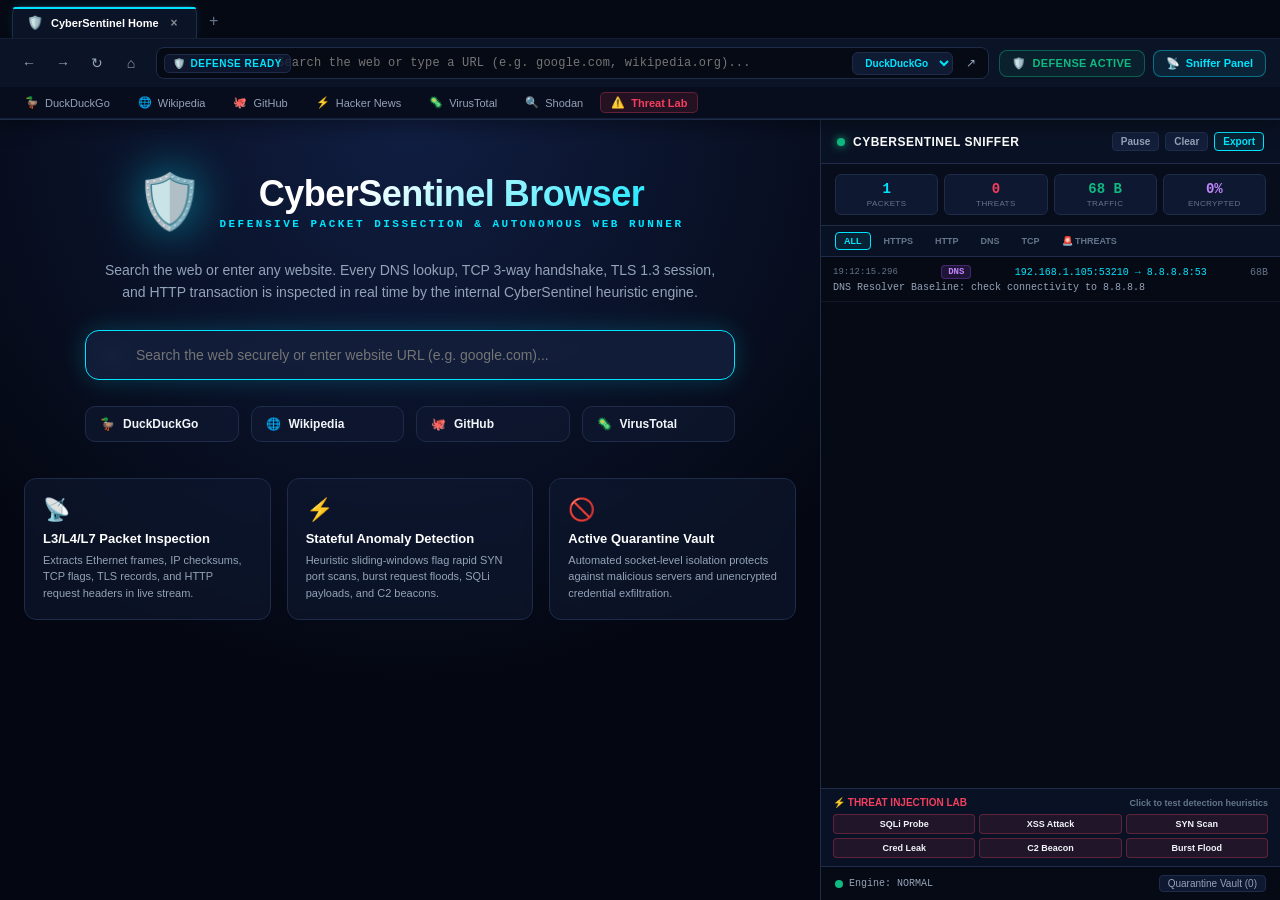
<file: index.html>
<!DOCTYPE html>
<html lang="en">
<head>
  <meta charset="UTF-8">
  <meta name="viewport" content="width=device-width, initial-scale=1.0">
  <title>CyberSentinel Browser</title>
  <link rel="stylesheet" href="browser.css">
</head>
<body>

  <!-- Top Browser Chrome Window Header -->
  <header class="browser-chrome">
    <!-- Tabs Strip -->
    <div class="tab-strip" id="tabStrip">
      <div class="tab active" data-tab-id="1">
        <span class="tab-icon">🛡️</span>
        <span class="tab-title" id="tabTitle1">CyberSentinel Home</span>
        <span class="tab-close" data-action="close-tab" data-tab-id="1">&times;</span>
      </div>
      <button class="btn-new-tab" id="btnNewTab" title="Open new tab">+</button>
    </div>

    <!-- Navigation & Search Omnibox Toolbar -->
    <div class="nav-toolbar">
      <div class="nav-buttons">
        <button class="nav-btn" id="btnBack" title="Back">&#8592;</button>
        <button class="nav-btn" id="btnForward" title="Forward">&#8594;</button>
        <button class="nav-btn" id="btnReload" title="Reload">&#8635;</button>
        <button class="nav-btn" id="btnHome" title="Home">&#8962;</button>
      </div>

      <div class="omnibox-wrapper">
        <span class="omnibox-badge" id="sslBadge">
          <span id="sslIcon">🔒</span>
          <span id="sslLabel">SECURE TLS 1.3</span>
        </span>
        <input type="text" class="omnibox" id="omnibox" placeholder="Search the web or type a URL (e.g. google.com, duckduckgo.com, wikipedia.org)..." autocomplete="off" spellcheck="false">
        <div class="omnibox-actions">
          <select class="search-engine-selector" id="searchEngineSelect" title="Select Search Engine">
            <option value="ddg">DuckDuckGo</option>
            <option value="google">Google</option>
            <option value="bing">Bing</option>
            <option value="wiki">Wikipedia</option>
          </select>
          <button class="btn-open-external" id="btnOpenExternal" title="Open in External Browser Window">&#8599;</button>
        </div>
      </div>

      <div class="chrome-actions">
        <div class="shield-pill" id="shieldPill" title="Click to toggle CyberSentinel Real-Time Defense">
          <span>🛡️</span>
          <span id="shieldStatusText">DEFENSE ACTIVE</span>
        </div>
        <button class="btn-toggle-sniffer" id="btnToggleSniffer" title="Toggle Live Packet Sniffer Panel">
          <span>📡</span>
          <span id="snifferToggleText">Sniffer Panel</span>
        </button>
      </div>
    </div>

    <!-- Quick Bookmarks Bar -->
    <div class="bookmarks-bar">
      <a class="bookmark-item" data-url="https://duckduckgo.com" data-title="DuckDuckGo Search">
        <span>🦆</span> DuckDuckGo
      </a>
      <a class="bookmark-item" data-url="https://www.wikipedia.org" data-title="Wikipedia">
        <span>🌐</span> Wikipedia
      </a>
      <a class="bookmark-item" data-url="https://github.com" data-title="GitHub">
        <span>🐙</span> GitHub
      </a>
      <a class="bookmark-item" data-url="https://news.ycombinator.com" data-title="Hacker News">
        <span>⚡</span> Hacker News
      </a>
      <a class="bookmark-item" data-url="https://www.virustotal.com" data-title="VirusTotal Threat Intel">
        <span>🦠</span> VirusTotal
      </a>
      <a class="bookmark-item" data-url="https://www.shodan.io" data-title="Shodan Search">
        <span>🔍</span> Shodan
      </a>
      <a class="bookmark-item threat-test" data-url="test://threat-demo" data-title="Threat Simulation">
        <span>⚠️</span> Threat Lab
      </a>
    </div>
  </header>

  <!-- Main Split-Screen Workspace -->
  <div class="browser-body">

    <!-- Primary Web Viewport -->
    <main class="web-viewport" id="viewportContainer">

      <!-- Viewport Security Info Banner (Active when browsing web pages) -->
      <div class="viewport-security-banner" id="viewportSecurityBanner" style="display: none;">
        <div class="banner-tags">
          <span class="tag-badge grade-a" id="bannerGrade">GRADE A+</span>
          <span class="tag-badge tls" id="bannerTls">TLS 1.3 / AES-256</span>
          <span id="bannerHost" style="color: #fff; font-weight: 700;">Host: None</span>
          <span id="bannerIp" style="color: var(--cyan);">IP: 0.0.0.0:443</span>
        </div>
        <div style="display: flex; gap: 8px;">
          <span style="color: var(--emerald);" id="bannerHsts">✓ HSTS Enforced</span>
          <span style="color: var(--text-muted);" id="bannerPackets">0 pkts captured</span>
        </div>
      </div>

      <!-- 1. Search Home Page (Default View) -->
      <section class="search-home" id="searchHomeView">
        <div class="search-home-logo">
          <span class="shield-icon">🛡️</span>
          <div>
            <h1>CyberSentinel Browser</h1>
            <div class="sub-badge">DEFENSIVE PACKET DISSECTION & AUTONOMOUS WEB RUNNER</div>
          </div>
        </div>

        <p class="search-home-sub">
          Search the web or enter any website. Every DNS lookup, TCP 3-way handshake, TLS 1.3 session, and HTTP transaction is inspected in real time by the internal CyberSentinel heuristic engine.
        </p>

        <!-- Centered Quick Search Bar -->
        <div class="quick-search-box">
          <span class="quick-search-icon">🔍</span>
          <input type="text" class="quick-search-input" id="quickSearchInput" placeholder="Search the web securely or enter website URL (e.g. google.com)..." autofocus spellcheck="false">
        </div>

        <!-- Quick Access Portals Grid -->
        <div class="quick-portals-grid">
          <div class="portal-chip" data-url="https://duckduckgo.com">
            <span>🦆</span> DuckDuckGo
          </div>
          <div class="portal-chip" data-url="https://www.wikipedia.org">
            <span>🌐</span> Wikipedia
          </div>
          <div class="portal-chip" data-url="https://github.com">
            <span>🐙</span> GitHub
          </div>
          <div class="portal-chip" data-url="https://www.virustotal.com">
            <span>🦠</span> VirusTotal
          </div>
        </div>

        <!-- Security Features Cards Grid -->
        <div class="security-features-grid">
          <div class="feature-card">
            <div class="feat-icon">📡</div>
            <div class="feat-title">L3/L4/L7 Packet Inspection</div>
            <div class="feat-desc">Extracts Ethernet frames, IP checksums, TCP flags, TLS records, and HTTP request headers in live stream.</div>
          </div>
          <div class="feature-card">
            <div class="feat-icon">⚡</div>
            <div class="feat-title">Stateful Anomaly Detection</div>
            <div class="feat-desc">Heuristic sliding-windows flag rapid SYN port scans, burst request floods, SQLi payloads, and C2 beacons.</div>
          </div>
          <div class="feature-card">
            <div class="feat-icon">🚫</div>
            <div class="feat-title">Active Quarantine Vault</div>
            <div class="feat-desc">Automated socket-level isolation protects against malicious servers and unencrypted credential exfiltration.</div>
          </div>
        </div>
      </section>

      <!-- 2. Search Results View -->
      <section class="search-results-container" id="searchResultsView" style="display: none;">
        <div class="search-results-header">
          <div>
            <h2 style="font-size: 15px; color: #fff;">Search Results for: <span id="searchQueryLabel" style="color: var(--cyan);"></span></h2>
            <span style="font-size: 11px; color: var(--text-muted);" id="searchResultCount">Fetching real-time knowledge base & web telemetry...</span>
          </div>
          <button id="btnSwitchToFrame" class="btn-result-action primary">Open Live Web Search &rarr;</button>
        </div>
        <div id="searchResultsList" style="display: flex; flex-direction: column; gap: 12px;"></div>
      </section>

      <!-- 3. Embedded Iframe for Live Web Pages -->
      <iframe class="browser-iframe" id="webFrame" style="display: none;" sandbox="allow-same-origin allow-scripts allow-forms allow-popups allow-modals"></iframe>

      <!-- 4. Friendly Fallback Screen (for sites that block iframe embedding) -->
      <section class="iframe-fallback" id="iframeFallbackView" style="display: none;">
        <div class="iframe-fallback-icon">🛡️</div>
        <h3 id="fallbackTitle">External Site Protection Policy</h3>
        <p id="fallbackDesc">
          This domain enforces strict anti-embedding headers (<code>X-Frame-Options: SAMEORIGIN</code>). CyberSentinel has captured and inspected all network packets for this destination.
        </p>
        <div class="actions">
          <button class="btn-primary" id="btnFallbackOpen">Open in External Window</button>
          <button class="btn-secondary" id="btnFallbackInspect">Inspect Captured Packets</button>
          <button class="btn-secondary" id="btnFallbackHome">Return to Home</button>
        </div>
      </section>

    </main>

    <!-- Integrated CyberSentinel Live Sniffer Sidebar (Split View) -->
    <aside class="sniffer-panel" id="snifferPanel">
      <div class="sniffer-header">
        <div class="sniffer-title">
          <span class="live-indicator" id="liveRecordingDot"></span>
          <span>CYBERSENTINEL SNIFFER</span>
        </div>
        <div class="sniffer-actions">
          <button class="btn-sniffer-action" id="btnPauseResume" title="Pause / Resume Packet Capture">Pause</button>
          <button class="btn-sniffer-action" id="btnClearPackets" title="Clear Packet Log">Clear</button>
          <button class="btn-sniffer-action highlight" id="btnExportLog" title="Export Security Telemetry Log">Export</button>
        </div>
      </div>

      <!-- Real-time HUD Metrics Bar -->
      <div class="sniffer-metrics">
        <div class="metric-box">
          <div class="metric-val" id="metricPackets" style="color: var(--cyan);">0</div>
          <div class="metric-lbl">Packets</div>
        </div>
        <div class="metric-box">
          <div class="metric-val" id="metricThreats" style="color: var(--rose);">0</div>
          <div class="metric-lbl">Threats</div>
        </div>
        <div class="metric-box">
          <div class="metric-val" id="metricBandwidth" style="color: var(--emerald);">0 KB</div>
          <div class="metric-lbl">Traffic</div>
        </div>
        <div class="metric-box">
          <div class="metric-val" id="metricEncryption" style="color: #c084fc;">100%</div>
          <div class="metric-lbl">Encrypted</div>
        </div>
      </div>

      <!-- Protocol Filters Strip -->
      <div class="filter-bar">
        <button class="filter-btn active" data-filter="ALL">ALL</button>
        <button class="filter-btn" data-filter="HTTPS">HTTPS</button>
        <button class="filter-btn" data-filter="HTTP">HTTP</button>
        <button class="filter-btn" data-filter="DNS">DNS</button>
        <button class="filter-btn" data-filter="TCP">TCP</button>
        <button class="filter-btn threat-filter" data-filter="THREAT">🚨 THREATS</button>
      </div>

      <!-- Packet Stream Table -->
      <div class="sniffer-table-container" id="packetTableContainer">
        <div id="packetEmptyNotice" style="padding: 30px 20px; text-align: center; color: var(--text-muted);">
          <div style="font-size: 28px; margin-bottom: 8px;">📡</div>
          <p style="font-size: 12px; font-weight: 600; margin-bottom: 4px; color: var(--text-dim);">Awaiting Network Sockets...</p>
          <p style="font-size: 10px;">Search a query or visit any website to observe live protocol dissection.</p>
        </div>
        <div id="packetStream"></div>
      </div>

      <!-- Threat Simulation Lab Strip -->
      <div class="threat-lab-strip">
        <div class="threat-lab-header">
          <span>⚡ THREAT INJECTION LAB</span>
          <span style="font-size: 9px; color: var(--text-muted);">Click to test detection heuristics</span>
        </div>
        <div class="threat-buttons-row">
          <button class="btn-threat-sim" data-attack="sqli" title="Inject SQL Injection Payload">SQLi Probe</button>
          <button class="btn-threat-sim" data-attack="xss" title="Inject Cross-Site Scripting Payload">XSS Attack</button>
          <button class="btn-threat-sim" data-attack="syn_scan" title="Simulate Rapid SYN Port Scan">SYN Scan</button>
          <button class="btn-threat-sim" data-attack="cred_leak" title="Simulate Plaintext Password Exposure">Cred Leak</button>
          <button class="btn-threat-sim" data-attack="c2_beacon" title="Simulate DNS C2 Beaconing">C2 Beacon</button>
          <button class="btn-threat-sim" data-attack="burst_flood" title="Simulate High Velocity Flood">Burst Flood</button>
        </div>
      </div>

      <!-- Quarantine / Threat Status Bar -->
      <div class="quarantine-bar">
        <div style="display: flex; align-items: center; gap: 6px;">
          <span style="display: inline-block; width: 8px; height: 8px; border-radius: 50%; background: var(--emerald);" id="statusIndicatorDot"></span>
          <span id="quarantineStatusText" style="color: var(--text-dim); font-size: 10px; font-family: var(--font-mono);">Engine: NORMAL</span>
        </div>
        <button id="btnViewQuarantine" style="background: rgba(15, 26, 51, 0.9); border: 1px solid var(--border); color: var(--text-dim); font-size: 10px; padding: 2px 8px; border-radius: 4px; cursor: pointer;">Quarantine Vault (0)</button>
      </div>
    </aside>

  </div>

  <!-- Modal 1: Deep Packet Dissection Modal (Wireshark-grade) -->
  <div class="modal-overlay" id="packetModal" style="display: none;">
    <div class="modal-content">
      <div class="modal-header">
        <div class="modal-title">
          <span>🔍</span>
          <span>Deep Packet Dissection (<span id="modalPacketId" style="color: var(--cyan);">#0</span>)</span>
        </div>
        <button class="modal-close" id="btnCloseModal">&times;</button>
      </div>

      <div id="modalPacketBody" style="display: flex; flex-direction: column; gap: 8px; overflow-y: auto;">
        <!-- Populated dynamically by browser.js -->
      </div>
    </div>
  </div>

  <!-- Modal 2: Active Quarantine Vault Modal -->
  <div class="modal-overlay" id="quarantineModal" style="display: none;">
    <div class="modal-content" style="max-width: 520px;">
      <div class="modal-header">
        <div class="modal-title">
          <span>🚫</span>
          <span style="color: var(--rose);">Active Quarantine Vault</span>
        </div>
        <button class="modal-close" id="btnCloseQuarantineModal">&times;</button>
      </div>

      <div style="font-size: 11px; color: var(--text-dim); margin-bottom: 12px;">
        The following destination hosts and IPs have been isolated due to triggering CyberSentinel behavioral anomaly rules:
      </div>

      <div id="quarantineList" style="display: flex; flex-direction: column; gap: 8px; max-height: 300px; overflow-y: auto; margin-bottom: 14px;">
        <!-- Populated dynamically by browser.js -->
      </div>

      <div style="display: flex; justify-content: flex-end; gap: 8px;">
        <button class="btn-secondary" id="btnClearQuarantine">Release All Hosts</button>
      </div>
    </div>
  </div>

  <script src="browser.js"></script>
</body>
</html>
</file>
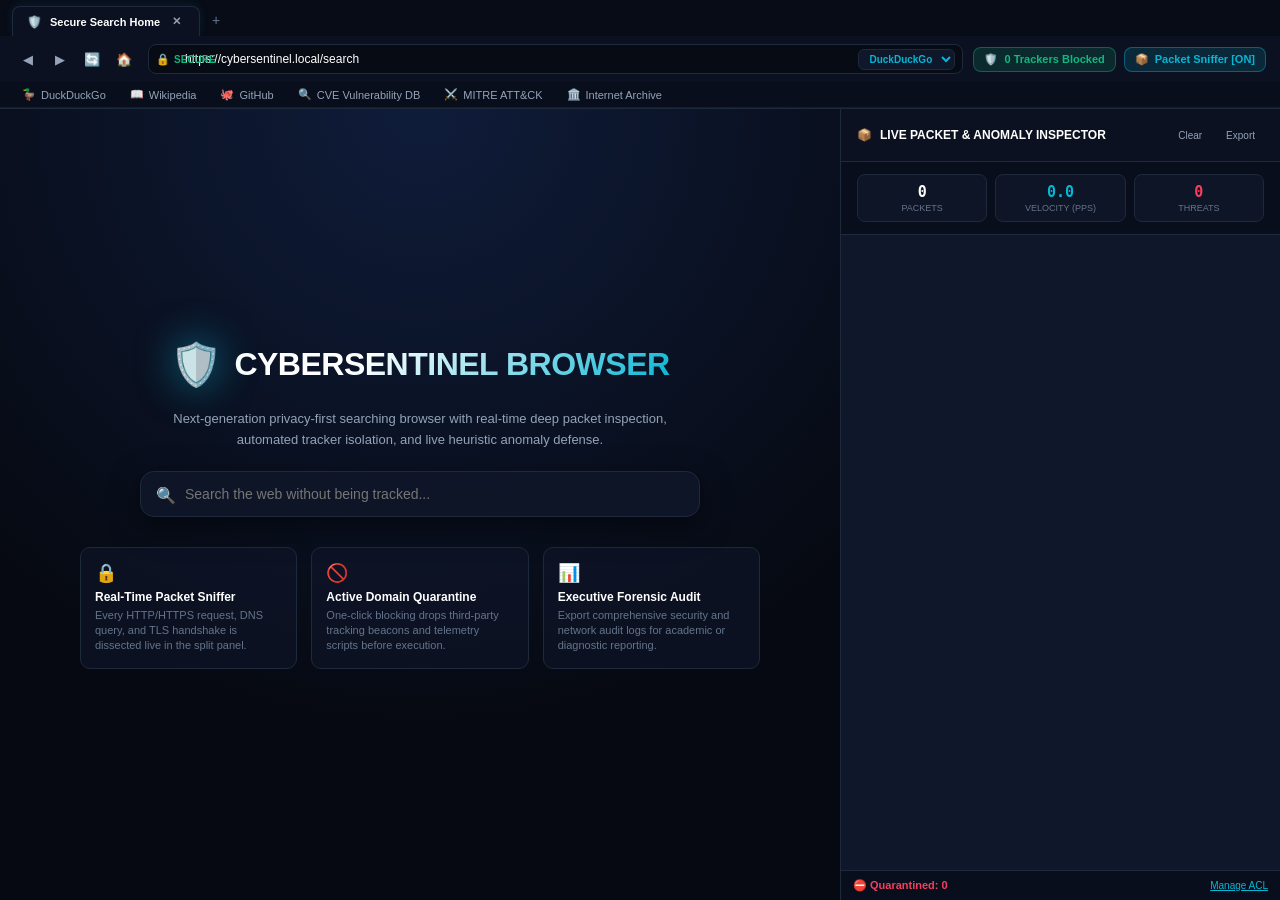
<file: secure_browser/index.html>
<!DOCTYPE html>
<html lang="en">
<head>
  <meta charset="UTF-8">
  <meta name="viewport" content="width=device-width, initial-scale=1.0">
  <title>CyberSentinel - Defensive Secure Web Browser</title>
  <link rel="stylesheet" href="browser.css">
</head>
<body>

  <!-- Top Browser Chrome Window Header -->
  <header class="browser-chrome">

    <!-- Tab Strip -->
    <div class="tab-strip" id="tab-strip">
      <div class="tab active" data-tab-id="1">
        <span class="tab-icon">🛡️</span>
        <span class="tab-title">Secure Search Home</span>
        <span class="tab-close" data-close-tab="1">✕</span>
      </div>
      <button class="btn-new-tab" id="btn-new-tab" title="Open New Secure Tab">+</button>
    </div>

    <!-- Navigation & Omnibox Toolbar -->
    <div class="nav-toolbar">
      <div class="nav-buttons">
        <button class="nav-btn" id="btn-back" title="Go Back">◀</button>
        <button class="nav-btn" id="btn-forward" title="Go Forward">▶</button>
        <button class="nav-btn" id="btn-reload" title="Reload Tab">🔄</button>
        <button class="nav-btn" id="btn-home" title="Secure Home">🏠</button>
      </div>

      <!-- Omnibox (Search & Address Bar) -->
      <div class="omnibox-wrapper">
        <div class="omnibox-badge" id="ssl-badge" title="Connection encrypted with TLSv1.3">
          <span>🔒</span>
          <span style="font-weight: 700; font-size: 10px;">SECURE</span>
        </div>

        <input type="text" class="omnibox" id="omnibox" placeholder="Search the web securely or enter URL (e.g. wikipedia.org)..." value="https://cybersentinel.local/search">

        <!-- Search Engine Selector -->
        <select class="search-engine-selector" id="search-engine">
          <option value="duckduckgo">DuckDuckGo</option>
          <option value="google">Google</option>
          <option value="bing">Bing</option>
          <option value="wikipedia">Wikipedia</option>
        </select>
      </div>

      <!-- Action Controls -->
      <div class="chrome-actions">
        <!-- Shield Security Pill -->
        <div class="shield-pill" id="btn-shield" title="Click to view defensive blockers">
          <span>🛡️</span>
          <span id="shield-count">0 Trackers Blocked</span>
        </div>

        <!-- Toggle Live Packet Sniffer Split Screen -->
        <button class="btn-toggle-sniffer" id="btn-toggle-sniffer" title="Toggle Live Network Packet Sniffer Panel">
          <span>📦</span>
          <span id="sniffer-toggle-label">Packet Sniffer [ON]</span>
        </button>
      </div>
    </div>

    <!-- Quick Bookmarks Bar -->
    <div class="bookmarks-bar">
      <a class="bookmark-item" data-url="https://duckduckgo.com"><span>🦆</span> DuckDuckGo</a>
      <a class="bookmark-item" data-url="https://en.wikipedia.org"><span>📖</span> Wikipedia</a>
      <a class="bookmark-item" data-url="https://github.com"><span>🐙</span> GitHub</a>
      <a class="bookmark-item" data-url="https://cve.mitre.org"><span>🔍</span> CVE Vulnerability DB</a>
      <a class="bookmark-item" data-url="https://attack.mitre.org"><span>⚔️</span> MITRE ATT&CK</a>
      <a class="bookmark-item" data-url="https://archive.org"><span>🏛️</span> Internet Archive</a>
    </div>

  </header>

  <!-- Main Split-Screen Browser Body -->
  <main class="browser-body">

    <!-- Web Viewport Area -->
    <section class="web-viewport" id="web-viewport">

      <!-- Custom Built-in Search Home View (Default) -->
      <div class="search-home" id="search-home-view">
        <div class="search-home-logo">
          <span class="shield">🛡️</span>
          <h1>CYBERSENTINEL BROWSER</h1>
        </div>
        <p class="search-home-sub">
          Next-generation privacy-first searching browser with real-time deep packet inspection, automated tracker isolation, and live heuristic anomaly defense.
        </p>

        <!-- Centered Quick Search Box -->
        <div class="quick-search-box">
          <span class="quick-search-icon">🔍</span>
          <input type="text" class="quick-search-input" id="quick-search-input" placeholder="Search the web without being tracked...">
        </div>

        <!-- 3 Security Architecture Pillars -->
        <div class="security-features-grid">
          <div class="feature-card">
            <div class="feat-icon">🔒</div>
            <div class="feat-title">Real-Time Packet Sniffer</div>
            <div class="feat-desc">Every HTTP/HTTPS request, DNS query, and TLS handshake is dissected live in the split panel.</div>
          </div>
          <div class="feature-card">
            <div class="feat-icon">🚫</div>
            <div class="feat-title">Active Domain Quarantine</div>
            <div class="feat-desc">One-click blocking drops third-party tracking beacons and telemetry scripts before execution.</div>
          </div>
          <div class="feature-card">
            <div class="feat-icon">📊</div>
            <div class="feat-title">Executive Forensic Audit</div>
            <div class="feat-desc">Export comprehensive security and network audit logs for academic or diagnostic reporting.</div>
          </div>
        </div>
      </div>

      <!-- Live Web Page & Search Iframe (Active when navigating) -->
      <iframe class="browser-iframe" id="web-frame" style="display: none;" sandbox="allow-same-origin allow-scripts allow-forms allow-popups"></iframe>

    </section>

    <!-- Integrated Live Packet Sniffer Panel (Split View) -->
    <aside class="sniffer-panel" id="sniffer-panel">

      <!-- Sniffer Panel Header -->
      <div class="sniffer-header">
        <div class="sniffer-title">
          <span>📦</span>
          <span>LIVE PACKET & ANOMALY INSPECTOR</span>
        </div>
        <div style="display: flex; gap: 6px;">
          <button id="btn-clear-sniffer" class="nav-btn" style="width: auto; padding: 2px 8px; font-size: 10px;" title="Clear Packet Log">Clear</button>
          <button id="btn-export-browser-audit" class="nav-btn" style="width: auto; padding: 2px 8px; font-size: 10px;" title="Download Audit Report">Export</button>
        </div>
      </div>

      <!-- Real-time HUD Metrics -->
      <div class="sniffer-metrics">
        <div class="metric-box">
          <div class="metric-val" id="metric-pkts" style="color: #fff;">0</div>
          <div class="metric-lbl">Packets</div>
        </div>
        <div class="metric-box">
          <div class="metric-val" id="metric-pps" style="color: #06b6d4;">0.0</div>
          <div class="metric-lbl">Velocity (PPS)</div>
        </div>
        <div class="metric-box">
          <div class="metric-val" id="metric-threats" style="color: #f43f5e;">0</div>
          <div class="metric-lbl">Threats</div>
        </div>
      </div>

      <!-- Packet Stream Table -->
      <div class="sniffer-table-container" id="packet-stream-list">
        <!-- Intercepted packets stream live here -->
      </div>

      <!-- Quarantine ACL Bottom Bar -->
      <div class="quarantine-bar">
        <span style="color: #f43f5e; font-weight: 700;">⛔ Quarantined: <span id="quarantined-count">0</span></span>
        <button id="btn-view-quarantine" style="background: none; border: none; color: #06b6d4; cursor: pointer; text-decoration: underline; font-size: 10px;">Manage ACL</button>
      </div>

    </aside>

  </main>

  <!-- Packet Dissection Modal -->
  <div class="modal-overlay" id="packet-modal" style="display: none;">
    <div class="modal-content">
      <div style="display: flex; justify-content: space-between; align-items: center; border-bottom: 1px solid #1e293b; padding-bottom: 10px; margin-bottom: 12px;">
        <h3 style="font-size: 13px; font-weight: 700; color: #06b6d4; font-family: monospace;" id="modal-pkt-title">PACKET DISSECTION</h3>
        <button id="btn-close-modal" style="background: none; border: none; color: #94a3b8; font-size: 14px; cursor: pointer;">✕</button>
      </div>
      <div id="modal-pkt-details" style="font-family: monospace; font-size: 11px; space-y: 8px; line-height: 1.6;">
        <!-- Details injected here -->
      </div>
    </div>
  </div>

  <script src="browser.js"></script>
</body>
</html>
</file>
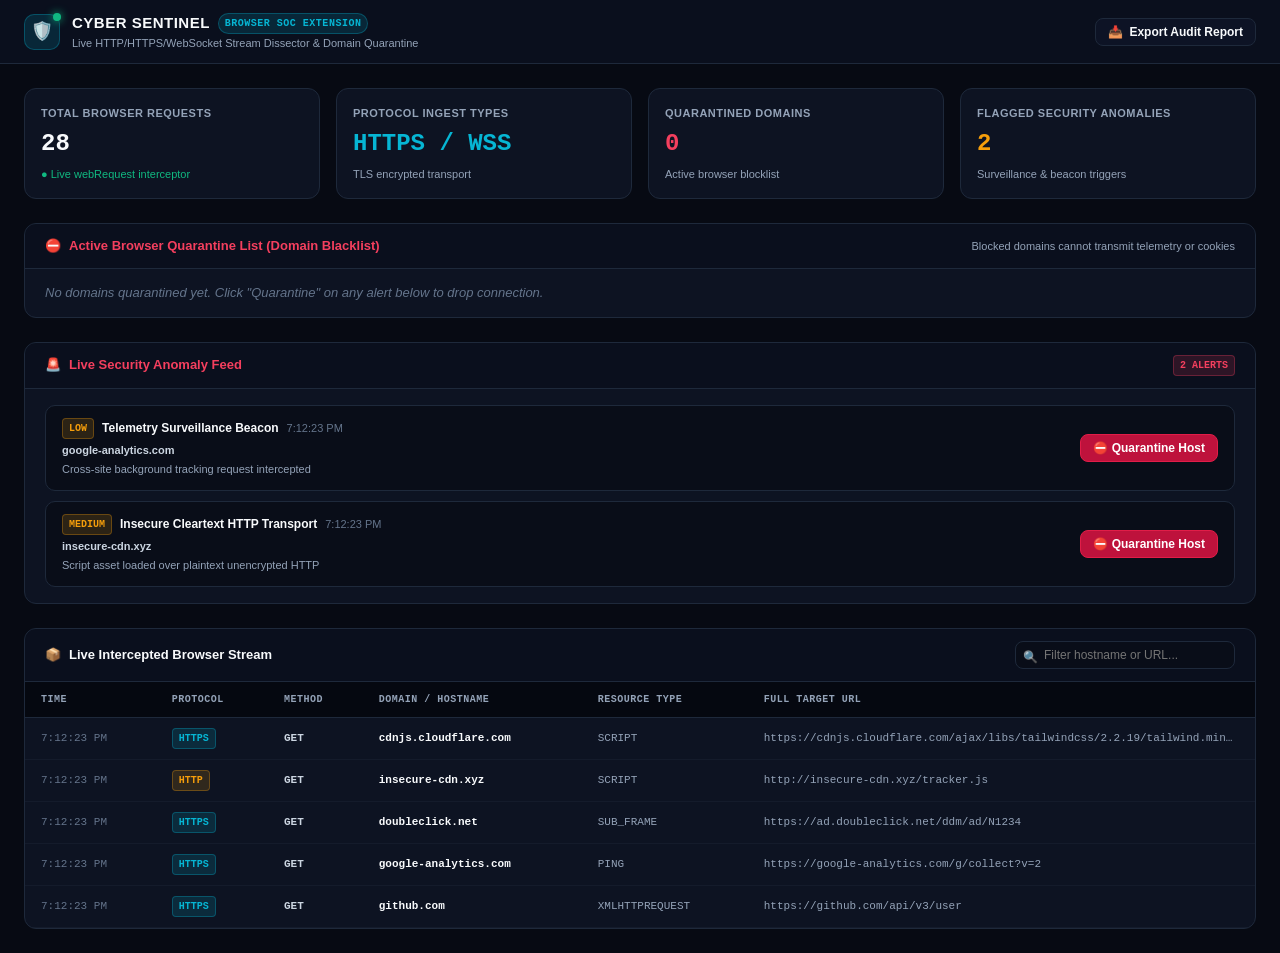
<file: browser_extension/dashboard.html>
<!DOCTYPE html>
<html lang="en">
<head>
  <meta charset="UTF-8">
  <title>CyberSentinel - Browser Network Defense Dashboard</title>
  <link rel="stylesheet" href="style.css">
</head>
<body>

  <!-- Top Navigation Header -->
  <header class="top-header">
    <div class="brand-wrapper">
      <div class="brand-icon">
        <span>🛡️</span>
        <span class="beacon"></span>
      </div>
      <div>
        <div class="brand-title">
          <span>CYBER SENTINEL</span>
          <span class="brand-badge">BROWSER SOC EXTENSION</span>
        </div>
        <div class="brand-subtitle">Live HTTP/HTTPS/WebSocket Stream Dissector & Domain Quarantine</div>
      </div>
    </div>

    <div>
      <button id="btn-export-audit" class="btn btn-outline">
        <span>📥</span> Export Audit Report
      </button>
    </div>
  </header>

  <!-- Main Container -->
  <main class="main-container">

    <!-- KPI HUD Cards -->
    <section class="grid-4">
      <div class="hud-card">
        <div class="hud-title">Total Browser Requests</div>
        <div id="stat-total-reqs" class="hud-value" style="color: #f8fafc;">0</div>
        <div class="hud-desc active">● Live webRequest interceptor</div>
      </div>

      <div class="hud-card">
        <div class="hud-title">Protocol Ingest Types</div>
        <div id="stat-proto-types" class="hud-value" style="color: #06b6d4;">HTTPS / WSS</div>
        <div class="hud-desc">TLS encrypted transport</div>
      </div>

      <div class="hud-card">
        <div class="hud-title">Quarantined Domains</div>
        <div id="stat-quarantined" class="hud-value" style="color: #f43f5e;">0</div>
        <div class="hud-desc">Active browser blocklist</div>
      </div>

      <div class="hud-card">
        <div class="hud-title">Flagged Security Anomalies</div>
        <div id="stat-alerts" class="hud-value" style="color: #f59e0b;">0</div>
        <div class="hud-desc">Surveillance & beacon triggers</div>
      </div>
    </section>

    <!-- Quarantined Domains Bar -->
    <section class="section-card">
      <div class="section-header">
        <div class="section-title" style="color: #f43f5e;">
          <span>⛔</span> Active Browser Quarantine List (Domain Blacklist)
        </div>
        <span style="font-size: 11px; color: #94a3b8;">Blocked domains cannot transmit telemetry or cookies</span>
      </div>
      <div id="quarantine-tags" class="quarantine-container">
        <span style="color: #64748b; font-style: italic;">No domains quarantined yet. Click "Quarantine" on any alert below to drop connection.</span>
      </div>
    </section>

    <!-- Incidents & Alerts -->
    <section class="section-card">
      <div class="section-header">
        <div class="section-title" style="color: #f43f5e;">
          <span>🚨</span> Live Security Anomaly Feed
        </div>
        <span id="alerts-count-badge" class="badge badge-rose">0 ALERTS</span>
      </div>

      <div id="incidents-list" class="incidents-container">
        <div style="padding: 12px; background: rgba(9, 13, 24, 0.4); border: 1px solid #1e293b; border-radius: 8px; text-align: center; color: #64748b;">
          ✔ Clean: Zero security anomalies registered in active session.
        </div>
      </div>
    </section>

    <!-- Deep Request Stream Inspector Table -->
    <section class="section-card">
      <div class="section-header">
        <div class="section-title">
          <span>📦</span> Live Intercepted Browser Stream
        </div>
        <div class="search-wrapper">
          <span class="search-icon">🔍</span>
          <input id="search-input" type="text" placeholder="Filter hostname or URL..." class="search-input">
        </div>
      </div>

      <div class="table-wrapper">
        <table class="data-table">
          <thead>
            <tr>
              <th>Time</th>
              <th>Protocol</th>
              <th>Method</th>
              <th>Domain / Hostname</th>
              <th>Resource Type</th>
              <th>Full Target URL</th>
            </tr>
          </thead>
          <tbody id="stream-tbody">
            <!-- Dynamic stream rows -->
          </tbody>
        </table>
      </div>
    </section>

  </main>

  <script src="dashboard.js"></script>
</body>
</html>
</file>
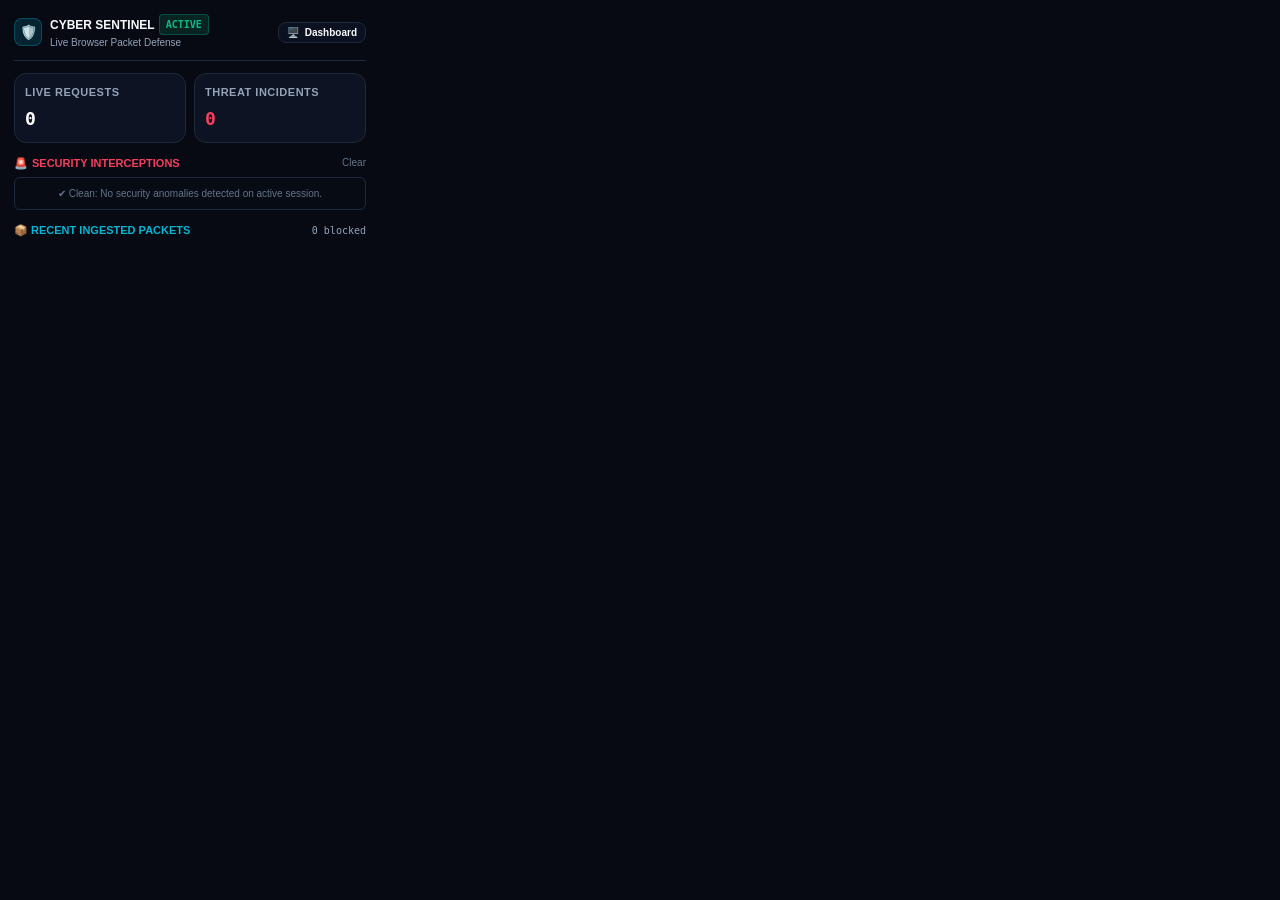
<file: browser_extension/popup.html>
<!DOCTYPE html>
<html lang="en">
<head>
  <meta charset="UTF-8">
  <title>CyberSentinel Extension</title>
  <link rel="stylesheet" href="style.css">
  <style>
    body {
      width: 380px;
      min-height: 480px;
      padding: 14px;
      margin: 0;
    }
  </style>
</head>
<body>

  <!-- Header -->
  <div style="display: flex; align-items: center; justify-content: space-between; border-bottom: 1px solid #1e293b; padding-bottom: 10px; margin-bottom: 12px;">
    <div style="display: flex; align-items: center; gap: 8px;">
      <div style="width: 28px; height: 28px; border-radius: 8px; background: rgba(6,182,212,0.15); border: 1px solid rgba(6,182,212,0.3); display: flex; align-items: center; justify-content: center; font-size: 14px;">
        🛡️
      </div>
      <div>
        <div style="font-size: 12px; font-weight: 700; display: flex; align-items: center; gap: 4px;">
          <span>CYBER SENTINEL</span>
          <span class="badge badge-emerald">ACTIVE</span>
        </div>
        <div style="font-size: 10px; color: #94a3b8;">Live Browser Packet Defense</div>
      </div>
    </div>
    <button id="btn-open-dashboard" class="btn btn-outline" style="padding: 4px 8px; font-size: 10px;">
      <span>🖥️</span> Dashboard
    </button>
  </div>

  <!-- Quick Telemetry HUD -->
  <div style="display: grid; grid-template-columns: 1fr 1fr; gap: 8px; margin-bottom: 12px;">
    <div class="hud-card" style="padding: 10px;">
      <div class="hud-title">Live Requests</div>
      <div id="stat-requests" class="hud-value" style="font-size: 18px; color: #fff;">0</div>
    </div>
    <div class="hud-card" style="padding: 10px;">
      <div class="hud-title">Threat Incidents</div>
      <div id="stat-threats" class="hud-value" style="font-size: 18px; color: #f43f5e;">0</div>
    </div>
  </div>

  <!-- Active Alerts & Quarantine Box -->
  <div style="margin-bottom: 12px;">
    <div style="display: flex; align-items: center; justify-content: space-between; margin-bottom: 6px;">
      <span style="font-size: 11px; font-weight: 700; text-transform: uppercase; color: #f43f5e; display: flex; align-items: center; gap: 4px;">
        <span>🚨</span> Security Interceptions
      </span>
      <button id="btn-clear-alerts" style="background: none; border: none; color: #64748b; font-size: 10px; cursor: pointer;">Clear</button>
    </div>
    <div id="alerts-container" style="display: flex; flex-direction: column; gap: 6px; max-height: 140px; overflow-y: auto;">
      <div style="padding: 8px; background: rgba(9, 13, 24, 0.4); border: 1px solid #1e293b; border-radius: 6px; text-align: center; color: #64748b; font-size: 10px;">
        ✔ Clean: No security anomalies detected on active session.
      </div>
    </div>
  </div>

  <!-- Live Traffic Stream -->
  <div>
    <div style="display: flex; align-items: center; justify-content: space-between; margin-bottom: 6px;">
      <span style="font-size: 11px; font-weight: 700; text-transform: uppercase; color: #06b6d4;">
        📦 Recent Ingested Packets
      </span>
      <span id="quarantined-badge" style="font-size: 10px; color: #94a3b8; font-family: monospace;">0 blocked</span>
    </div>
    <div id="packets-container" style="display: flex; flex-direction: column; gap: 4px; max-height: 170px; overflow-y: auto; font-family: monospace; font-size: 10px;">
      <!-- Packets stream -->
    </div>
  </div>

  <script src="popup.js"></script>
</body>
</html>
</file>
<file: browser.css>
/* ==========================================================================
   CyberSentinel Professional Desktop Browser - Executive Dark Cyber Theme
   ========================================================================== */

:root {
  --bg-darkest: #040711;
  --bg-deep: #070d1a;
  --bg-chrome: #0b1326;
  --bg-card: #0f1a33;
  --bg-card-hover: #152342;
  --bg-surface: #121e3a;
  --bg-input: #060a14;
  
  --border: #1e2c4a;
  --border-light: #2a3d66;
  --border-focus: #00e5ff;
  
  --text-main: #f1f5f9;
  --text-dim: #94a3b8;
  --text-muted: #64748b;
  
  --cyan: #00e5ff;
  --cyan-dim: #06b6d4;
  --cyan-glow: rgba(0, 229, 255, 0.2);
  --cyan-bg: rgba(0, 229, 255, 0.08);
  
  --emerald: #10b981;
  --emerald-dim: #059669;
  --emerald-glow: rgba(16, 185, 129, 0.2);
  --emerald-bg: rgba(16, 185, 129, 0.08);
  
  --rose: #f43f5e;
  --rose-glow: rgba(244, 63, 94, 0.25);
  --rose-bg: rgba(244, 63, 94, 0.12);
  
  --amber: #f59e0b;
  --amber-glow: rgba(245, 158, 11, 0.2);
  --amber-bg: rgba(245, 158, 11, 0.1);
  
  --purple: #a855f7;
  --font-sans: -apple-system, BlinkMacSystemFont, "Segoe UI", Roboto, Oxygen, Ubuntu, Cantarell, sans-serif;
  --font-mono: "JetBrains Mono", "SF Mono", Consolas, "Courier New", monospace;
}

* {
  box-sizing: border-box;
  margin: 0;
  padding: 0;
}

body {
  background-color: var(--bg-darkest);
  color: var(--text-main);
  font-family: var(--font-sans);
  height: 100vh;
  display: flex;
  flex-direction: column;
  overflow: hidden;
  user-select: none;
  -webkit-font-smoothing: antialiased;
}

::-webkit-scrollbar {
  width: 6px;
  height: 6px;
}
::-webkit-scrollbar-track {
  background: var(--bg-darkest);
}
::-webkit-scrollbar-thumb {
  background: var(--border);
  border-radius: 3px;
}
::-webkit-scrollbar-thumb:hover {
  background: var(--border-light);
}

/* ==========================================================================
   Top Browser Window Header (Tabs, Omnibox, Actions)
   ========================================================================== */
.browser-chrome {
  background-color: var(--bg-chrome);
  border-bottom: 1px solid var(--border);
  display: flex;
  flex-direction: column;
  box-shadow: 0 4px 20px rgba(0, 0, 0, 0.4);
  z-index: 30;
}

/* Tabs Bar */
.tab-strip {
  display: flex;
  align-items: center;
  padding: 6px 12px 0 12px;
  gap: 4px;
  background-color: #050914;
  overflow-x: auto;
  border-bottom: 1px solid rgba(30, 44, 74, 0.6);
}

.tab {
  display: flex;
  align-items: center;
  gap: 8px;
  padding: 8px 14px;
  background: rgba(15, 26, 51, 0.5);
  border: 1px solid transparent;
  border-bottom: none;
  border-radius: 8px 8px 0 0;
  font-size: 11px;
  font-weight: 500;
  color: var(--text-dim);
  cursor: pointer;
  max-width: 220px;
  min-width: 140px;
  transition: all 0.15s ease;
  position: relative;
}

.tab:hover {
  background: rgba(21, 35, 66, 0.7);
  color: var(--text-main);
}

.tab.active {
  background: var(--bg-chrome);
  color: #fff;
  border-color: var(--border);
  font-weight: 600;
  box-shadow: 0 -2px 10px rgba(0, 229, 255, 0.1);
}

.tab.active::after {
  content: '';
  position: absolute;
  top: 0;
  left: 0;
  right: 0;
  height: 2px;
  background: var(--cyan);
  border-radius: 8px 8px 0 0;
}

.tab-icon {
  font-size: 13px;
  flex-shrink: 0;
}

.tab-title {
  flex: 1;
  overflow: hidden;
  text-overflow: ellipsis;
  white-space: nowrap;
}

.tab-close {
  opacity: 0.5;
  font-size: 12px;
  border-radius: 4px;
  padding: 0 4px;
  cursor: pointer;
  line-height: 14px;
  transition: all 0.1s;
}

.tab-close:hover {
  opacity: 1;
  background: var(--rose-bg);
  color: var(--rose);
}

.btn-new-tab {
  background: none;
  border: none;
  color: var(--text-muted);
  font-size: 16px;
  width: 26px;
  height: 26px;
  display: flex;
  align-items: center;
  justify-content: center;
  cursor: pointer;
  border-radius: 6px;
  margin-bottom: 2px;
  transition: all 0.15s;
}

.btn-new-tab:hover {
  color: #fff;
  background: rgba(30, 44, 74, 0.6);
}

/* Navigation Toolbar */
.nav-toolbar {
  display: flex;
  align-items: center;
  gap: 10px;
  padding: 8px 14px;
  background: var(--bg-chrome);
}

.nav-buttons {
  display: flex;
  align-items: center;
  gap: 4px;
}

.nav-btn {
  background: none;
  border: 1px solid transparent;
  color: var(--text-dim);
  width: 30px;
  height: 30px;
  border-radius: 6px;
  display: flex;
  align-items: center;
  justify-content: center;
  cursor: pointer;
  font-size: 14px;
  transition: all 0.15s;
}

.nav-btn:hover {
  background: var(--bg-card);
  color: #fff;
  border-color: var(--border);
}

.nav-btn:active {
  transform: scale(0.95);
}

/* Omnibox */
.omnibox-wrapper {
  flex: 1;
  position: relative;
  display: flex;
  align-items: center;
}

.omnibox {
  width: 100%;
  background: var(--bg-input);
  border: 1px solid var(--border);
  border-radius: 8px;
  padding: 8px 140px 8px 120px;
  color: #fff;
  font-size: 12px;
  font-family: var(--font-mono);
  outline: none;
  transition: all 0.2s;
  letter-spacing: 0.2px;
}

.omnibox:focus {
  border-color: var(--cyan);
  box-shadow: 0 0 14px var(--cyan-glow);
  background: #080d1a;
}

.omnibox-badge {
  position: absolute;
  left: 8px;
  display: flex;
  align-items: center;
  gap: 5px;
  font-size: 10px;
  font-weight: 700;
  letter-spacing: 0.5px;
  padding: 3px 8px;
  border-radius: 5px;
  background: rgba(15, 26, 51, 0.8);
  border: 1px solid var(--border);
  cursor: pointer;
  user-select: none;
}

.omnibox-actions {
  position: absolute;
  right: 6px;
  display: flex;
  align-items: center;
  gap: 6px;
}

.search-engine-selector {
  background: var(--bg-card);
  border: 1px solid var(--border);
  border-radius: 6px;
  color: var(--cyan);
  font-size: 10px;
  font-weight: 700;
  padding: 4px 8px;
  outline: none;
  cursor: pointer;
  transition: border-color 0.15s;
}
.search-engine-selector:hover {
  border-color: var(--cyan);
}

.btn-open-external {
  background: none;
  border: 1px solid transparent;
  color: var(--text-dim);
  font-size: 12px;
  padding: 3px 6px;
  border-radius: 4px;
  cursor: pointer;
  transition: all 0.15s;
}
.btn-open-external:hover {
  color: #fff;
  background: var(--bg-card);
  border-color: var(--border);
}

/* Action Controls (Shield, Sniffer Toggle) */
.chrome-actions {
  display: flex;
  align-items: center;
  gap: 8px;
}

.shield-pill {
  display: flex;
  align-items: center;
  gap: 6px;
  padding: 6px 12px;
  background: var(--emerald-bg);
  border: 1px solid rgba(16, 185, 129, 0.4);
  border-radius: 8px;
  color: var(--emerald);
  font-size: 11px;
  font-weight: 700;
  letter-spacing: 0.3px;
  cursor: pointer;
  transition: all 0.2s;
}
.shield-pill:hover {
  background: var(--emerald-glow);
}

.shield-pill.threat {
  background: var(--rose-bg);
  border-color: var(--rose);
  color: var(--rose);
  animation: pulse-rose 1.5s infinite;
}

@keyframes pulse-rose {
  0% { box-shadow: 0 0 0 0 rgba(244, 63, 94, 0.4); }
  70% { box-shadow: 0 0 0 8px rgba(244, 63, 94, 0); }
  100% { box-shadow: 0 0 0 0 rgba(244, 63, 94, 0); }
}

.btn-toggle-sniffer {
  padding: 6px 12px;
  background: var(--cyan-bg);
  border: 1px solid rgba(0, 229, 255, 0.4);
  border-radius: 8px;
  color: var(--cyan);
  font-size: 11px;
  font-weight: 700;
  cursor: pointer;
  display: flex;
  align-items: center;
  gap: 6px;
  transition: all 0.2s;
}
.btn-toggle-sniffer:hover {
  background: var(--cyan-glow);
}

/* Quick Bookmarks Bar */
.bookmarks-bar {
  display: flex;
  align-items: center;
  gap: 6px;
  padding: 5px 14px;
  background: #070d1c;
  border-bottom: 1px solid rgba(30, 44, 74, 0.6);
  font-size: 11px;
  overflow-x: auto;
}

.bookmark-item {
  display: flex;
  align-items: center;
  gap: 6px;
  padding: 3px 10px;
  border-radius: 5px;
  color: var(--text-dim);
  cursor: pointer;
  text-decoration: none;
  white-space: nowrap;
  transition: all 0.15s;
  border: 1px solid transparent;
}
.bookmark-item:hover {
  background: var(--bg-card);
  color: #fff;
  border-color: var(--border);
}
.bookmark-item.threat-test {
  color: var(--rose);
  background: var(--rose-bg);
  border-color: rgba(244, 63, 94, 0.3);
  font-weight: 600;
}
.bookmark-item.threat-test:hover {
  background: rgba(244, 63, 94, 0.25);
  border-color: var(--rose);
}

/* ==========================================================================
   Main Split View Area
   ========================================================================== */
.browser-body {
  flex: 1;
  display: flex;
  overflow: hidden;
  position: relative;
}

/* Web Viewport Area */
.web-viewport {
  flex: 1;
  display: flex;
  flex-direction: column;
  background: var(--bg-deep);
  position: relative;
  overflow-y: auto;
}

/* Top Viewport Security Inspector Banner (When browsing a site) */
.viewport-security-banner {
  background: #091224;
  border-bottom: 1px solid var(--border);
  padding: 6px 14px;
  display: flex;
  align-items: center;
  justify-content: space-between;
  font-size: 11px;
  font-family: var(--font-mono);
  color: var(--text-dim);
  z-index: 10;
}

.viewport-security-banner .banner-tags {
  display: flex;
  align-items: center;
  gap: 12px;
}

.tag-badge {
  display: inline-flex;
  align-items: center;
  gap: 4px;
  padding: 2px 6px;
  border-radius: 4px;
  font-size: 10px;
  font-weight: 600;
}

.tag-badge.grade-a {
  background: var(--emerald-bg);
  border: 1px solid rgba(16, 185, 129, 0.4);
  color: var(--emerald);
}

.tag-badge.tls {
  background: var(--cyan-bg);
  border: 1px solid rgba(0, 229, 255, 0.3);
  color: var(--cyan);
}

/* Browser Iframe */
.browser-iframe {
  flex: 1;
  width: 100%;
  height: 100%;
  border: none;
  background: #fff;
}

/* External Frame Fallback / Restricted View */
.iframe-fallback {
  flex: 1;
  display: flex;
  flex-direction: column;
  align-items: center;
  justify-content: center;
  padding: 40px 20px;
  text-align: center;
  gap: 16px;
  background: radial-gradient(circle at center, #0e1a38 0%, #050814 80%);
}

.iframe-fallback-icon {
  font-size: 48px;
}

.iframe-fallback h3 {
  font-size: 18px;
  color: #fff;
}

.iframe-fallback p {
  font-size: 13px;
  color: var(--text-dim);
  max-width: 520px;
  line-height: 1.6;
}

.iframe-fallback .actions {
  display: flex;
  gap: 10px;
  margin-top: 10px;
}

.btn-primary {
  background: var(--cyan-dim);
  color: #040711;
  font-weight: 700;
  border: none;
  border-radius: 8px;
  padding: 10px 18px;
  font-size: 12px;
  cursor: pointer;
  transition: all 0.2s;
}
.btn-primary:hover {
  background: var(--cyan);
  box-shadow: 0 0 15px var(--cyan-glow);
}

.btn-secondary {
  background: var(--bg-card);
  color: var(--text-main);
  border: 1px solid var(--border);
  border-radius: 8px;
  padding: 10px 18px;
  font-size: 12px;
  cursor: pointer;
  transition: all 0.2s;
}
.btn-secondary:hover {
  background: var(--bg-card-hover);
  border-color: var(--cyan);
}

/* ==========================================================================
   CyberSentinel Search Home Page
   ========================================================================== */
.search-home {
  flex: 1;
  display: flex;
  flex-direction: column;
  align-items: center;
  justify-content: flex-start;
  padding: 40px 24px 60px 24px;
  text-align: center;
  gap: 26px;
  background: radial-gradient(circle at top, #101e42 0%, #040711 65%);
  overflow-y: auto;
}

.search-home-logo {
  display: flex;
  align-items: center;
  gap: 16px;
  margin-top: 10px;
}

.search-home-logo .shield-icon {
  font-size: 54px;
  filter: drop-shadow(0 0 24px rgba(0, 229, 255, 0.6));
  animation: float 4s ease-in-out infinite;
}

@keyframes float {
  0%, 100% { transform: translateY(0); }
  50% { transform: translateY(-6px); }
}

.search-home-logo h1 {
  font-size: 36px;
  font-weight: 900;
  letter-spacing: -0.5px;
  background: linear-gradient(135deg, #ffffff 30%, #00e5ff 100%);
  -webkit-background-clip: text;
  -webkit-text-fill-color: transparent;
}

.search-home-logo .sub-badge {
  font-size: 11px;
  letter-spacing: 2.5px;
  color: var(--cyan);
  text-transform: uppercase;
  font-weight: 800;
  margin-top: 3px;
  font-family: var(--font-mono);
}

.search-home-sub {
  font-size: 14px;
  color: var(--text-dim);
  max-width: 620px;
  line-height: 1.6;
}

/* Home Quick Search Input */
.quick-search-box {
  width: 100%;
  max-width: 650px;
  position: relative;
}

.quick-search-input {
  width: 100%;
  padding: 16px 20px 16px 50px;
  background: rgba(15, 26, 51, 0.85);
  backdrop-filter: blur(8px);
  border: 1px solid var(--border);
  border-radius: 14px;
  color: #fff;
  font-size: 14px;
  outline: none;
  box-shadow: 0 12px 36px rgba(0, 0, 0, 0.5);
  transition: all 0.25s;
}

.quick-search-input:focus {
  border-color: var(--cyan);
  box-shadow: 0 0 24px var(--cyan-glow);
  background: rgba(18, 30, 58, 0.95);
}

.quick-search-icon {
  position: absolute;
  left: 18px;
  top: 17px;
  font-size: 18px;
  color: var(--cyan);
}

/* Quick Portals Grid */
.quick-portals-grid {
  display: grid;
  grid-template-columns: repeat(4, 1fr);
  gap: 12px;
  max-width: 650px;
  width: 100%;
}

.portal-chip {
  background: rgba(15, 26, 51, 0.6);
  border: 1px solid var(--border);
  border-radius: 10px;
  padding: 10px 14px;
  display: flex;
  align-items: center;
  gap: 8px;
  color: var(--text-main);
  font-size: 12px;
  font-weight: 600;
  cursor: pointer;
  transition: all 0.2s;
}
.portal-chip:hover {
  background: var(--bg-card-hover);
  border-color: var(--cyan);
  transform: translateY(-2px);
}

/* Security Features 3-Card Grid */
.security-features-grid {
  display: grid;
  grid-template-columns: repeat(3, 1fr);
  gap: 16px;
  max-width: 820px;
  width: 100%;
  margin-top: 10px;
}

.feature-card {
  background: rgba(15, 26, 51, 0.6);
  border: 1px solid var(--border);
  border-radius: 12px;
  padding: 18px;
  text-align: left;
  backdrop-filter: blur(6px);
  transition: all 0.2s;
}
.feature-card:hover {
  border-color: var(--border-light);
  background: rgba(21, 35, 66, 0.7);
}

.feature-card .feat-icon {
  font-size: 22px;
  margin-bottom: 8px;
}
.feature-card .feat-title {
  font-size: 13px;
  font-weight: 700;
  color: #fff;
}
.feature-card .feat-desc {
  font-size: 11px;
  color: var(--text-dim);
  margin-top: 6px;
  line-height: 1.5;
}

/* ==========================================================================
   Search Results View
   ========================================================================== */
.search-results-container {
  padding: 24px 36px;
  max-width: 900px;
  width: 100%;
  margin: 0 auto;
  display: flex;
  flex-direction: column;
  gap: 16px;
}

.search-results-header {
  display: flex;
  align-items: center;
  justify-content: space-between;
  border-bottom: 1px solid var(--border);
  padding-bottom: 12px;
}

.result-card {
  background: var(--bg-card);
  border: 1px solid var(--border);
  border-radius: 12px;
  padding: 18px;
  display: flex;
  flex-direction: column;
  gap: 6px;
  transition: all 0.2s;
  position: relative;
}
.result-card:hover {
  border-color: var(--cyan);
  box-shadow: 0 4px 18px rgba(0, 0, 0, 0.4);
}

.result-url {
  font-size: 11px;
  color: var(--emerald);
  font-family: var(--font-mono);
}

.result-title {
  font-size: 16px;
  font-weight: 700;
  color: #38bdf8;
  text-decoration: none;
  cursor: pointer;
}
.result-title:hover {
  text-decoration: underline;
}

.result-desc {
  font-size: 12px;
  color: var(--text-dim);
  line-height: 1.5;
}

.result-actions {
  margin-top: 6px;
  display: flex;
  align-items: center;
  gap: 8px;
}

.btn-result-action {
  background: rgba(18, 30, 58, 0.8);
  border: 1px solid var(--border);
  color: var(--text-dim);
  font-size: 10px;
  font-weight: 600;
  padding: 4px 10px;
  border-radius: 5px;
  cursor: pointer;
  transition: all 0.15s;
}
.btn-result-action:hover {
  color: #fff;
  border-color: var(--cyan);
}
.btn-result-action.primary {
  background: var(--cyan-bg);
  border-color: var(--cyan);
  color: var(--cyan);
}
.btn-result-action.primary:hover {
  background: var(--cyan-glow);
}

/* ==========================================================================
   Integrated CyberSentinel Live Sniffer Sidebar (Split View)
   ========================================================================== */
.sniffer-panel {
  width: 460px;
  background: var(--bg-card);
  border-left: 1px solid var(--border);
  display: flex;
  flex-direction: column;
  transition: width 0.25s cubic-bezier(0.4, 0, 0.2, 1);
  z-index: 20;
}

.sniffer-panel.collapsed {
  width: 0;
  border-left: none;
  overflow: hidden;
}

.sniffer-header {
  padding: 12px 16px;
  border-bottom: 1px solid var(--border);
  background: #091224;
  display: flex;
  align-items: center;
  justify-content: space-between;
}

.sniffer-title {
  font-size: 12px;
  font-weight: 800;
  letter-spacing: 0.5px;
  display: flex;
  align-items: center;
  gap: 8px;
  color: #fff;
}

.live-indicator {
  display: inline-block;
  width: 8px;
  height: 8px;
  border-radius: 50%;
  background: var(--emerald);
  box-shadow: 0 0 8px var(--emerald);
  animation: pulse-green 2s infinite;
}

@keyframes pulse-green {
  0% { transform: scale(0.95); opacity: 0.8; }
  50% { transform: scale(1.2); opacity: 1; }
  100% { transform: scale(0.95); opacity: 0.8; }
}

.sniffer-actions {
  display: flex;
  align-items: center;
  gap: 6px;
}

.btn-sniffer-action {
  background: var(--bg-surface);
  border: 1px solid var(--border);
  color: var(--text-dim);
  font-size: 10px;
  font-weight: 600;
  padding: 3px 8px;
  border-radius: 4px;
  cursor: pointer;
  transition: all 0.15s;
}
.btn-sniffer-action:hover {
  color: #fff;
  border-color: var(--border-light);
}
.btn-sniffer-action.highlight {
  background: var(--cyan-bg);
  border-color: var(--cyan);
  color: var(--cyan);
}

/* Sniffer Metrics HUD */
.sniffer-metrics {
  display: grid;
  grid-template-columns: repeat(4, 1fr);
  gap: 6px;
  padding: 10px 14px;
  background: #070d1a;
  border-bottom: 1px solid var(--border);
}

.metric-box {
  background: rgba(15, 26, 51, 0.9);
  border: 1px solid var(--border);
  border-radius: 6px;
  padding: 6px 4px;
  text-align: center;
}

.metric-val {
  font-size: 14px;
  font-weight: 800;
  font-family: var(--font-mono);
}

.metric-lbl {
  font-size: 8px;
  text-transform: uppercase;
  color: var(--text-muted);
  margin-top: 2px;
  letter-spacing: 0.4px;
}

/* Protocol Filter Bar */
.filter-bar {
  display: flex;
  align-items: center;
  gap: 4px;
  padding: 6px 14px;
  background: #091224;
  border-bottom: 1px solid var(--border);
  overflow-x: auto;
}

.filter-btn {
  background: none;
  border: 1px solid transparent;
  color: var(--text-muted);
  font-size: 9px;
  font-weight: 700;
  padding: 3px 8px;
  border-radius: 4px;
  cursor: pointer;
  transition: all 0.15s;
  white-space: nowrap;
}
.filter-btn:hover {
  color: var(--text-main);
  background: rgba(30, 44, 74, 0.5);
}
.filter-btn.active {
  background: var(--cyan-bg);
  border-color: var(--cyan);
  color: var(--cyan);
}
.filter-btn.active.threat-filter {
  background: var(--rose-bg);
  border-color: var(--rose);
  color: var(--rose);
}

/* Packet Stream Table */
.sniffer-table-container {
  flex: 1;
  overflow-y: auto;
  font-family: var(--font-mono);
  font-size: 10px;
  background: #060a14;
}

.packet-row {
  padding: 8px 12px;
  border-bottom: 1px solid rgba(30, 44, 74, 0.4);
  display: flex;
  flex-direction: column;
  gap: 3px;
  cursor: pointer;
  transition: background 0.1s;
}
.packet-row:hover {
  background: rgba(21, 35, 66, 0.6);
}
.packet-row.threat {
  background: rgba(244, 63, 94, 0.12);
  border-left: 3px solid var(--rose);
}

.packet-meta {
  display: flex;
  align-items: center;
  justify-content: space-between;
}

.packet-url {
  color: var(--text-dim);
  overflow: hidden;
  text-overflow: ellipsis;
  white-space: nowrap;
}

/* Protocol Badges */
.badge {
  display: inline-block;
  padding: 1px 6px;
  border-radius: 4px;
  font-size: 9px;
  font-weight: 800;
}

.badge-https {
  background: var(--cyan-bg);
  color: var(--cyan);
  border: 1px solid rgba(0, 229, 255, 0.3);
}
.badge-http {
  background: var(--amber-bg);
  color: var(--amber);
  border: 1px solid rgba(245, 158, 11, 0.3);
}
.badge-dns {
  background: rgba(168, 85, 247, 0.15);
  color: #c084fc;
  border: 1px solid rgba(168, 85, 247, 0.3);
}
.badge-tcp {
  background: var(--emerald-bg);
  color: var(--emerald);
  border: 1px solid rgba(16, 185, 129, 0.3);
}
.badge-threat {
  background: var(--rose-bg);
  color: var(--rose);
  border: 1px solid rgba(244, 63, 94, 0.4);
  animation: pulse-rose 1.5s infinite;
}

/* Threat Simulation Lab Strip */
.threat-lab-strip {
  padding: 8px 12px;
  background: #091224;
  border-top: 1px solid var(--border);
  display: flex;
  flex-direction: column;
  gap: 6px;
}

.threat-lab-header {
  display: flex;
  align-items: center;
  justify-content: space-between;
  font-size: 10px;
  font-weight: 700;
  color: var(--rose);
}

.threat-buttons-row {
  display: grid;
  grid-template-columns: repeat(3, 1fr);
  gap: 4px;
}

.btn-threat-sim {
  background: rgba(244, 63, 94, 0.1);
  border: 1px solid rgba(244, 63, 94, 0.3);
  color: var(--text-main);
  font-size: 9px;
  font-weight: 600;
  padding: 4px 6px;
  border-radius: 4px;
  cursor: pointer;
  white-space: nowrap;
  overflow: hidden;
  text-overflow: ellipsis;
  transition: all 0.15s;
}
.btn-threat-sim:hover {
  background: var(--rose-bg);
  border-color: var(--rose);
  color: #fff;
}

/* Quarantine Bar */
.quarantine-bar {
  padding: 8px 14px;
  background: #060a14;
  border-top: 1px solid var(--border);
  display: flex;
  align-items: center;
  justify-content: space-between;
  font-size: 11px;
}

/* ==========================================================================
   Modals (Packet Dissection, Quarantine Vault)
   ========================================================================== */
.modal-overlay {
  position: fixed;
  inset: 0;
  background: rgba(0, 0, 0, 0.8);
  backdrop-filter: blur(5px);
  z-index: 50;
  display: flex;
  align-items: center;
  justify-content: center;
  padding: 20px;
}

.modal-content {
  background: #0b1326;
  border: 1px solid var(--border-light);
  border-radius: 14px;
  max-width: 640px;
  width: 100%;
  padding: 20px;
  box-shadow: 0 24px 60px rgba(0, 0, 0, 0.9);
  max-height: 85vh;
  display: flex;
  flex-direction: column;
}

.modal-header {
  display: flex;
  justify-content: space-between;
  align-items: center;
  border-bottom: 1px solid var(--border);
  padding-bottom: 12px;
  margin-bottom: 14px;
}

.modal-title {
  font-size: 14px;
  font-weight: 700;
  color: #fff;
  display: flex;
  align-items: center;
  gap: 8px;
}

.modal-close {
  background: none;
  border: none;
  color: var(--text-muted);
  font-size: 20px;
  cursor: pointer;
  padding: 0 6px;
  border-radius: 4px;
  transition: color 0.1s;
}
.modal-close:hover {
  color: #fff;
}

.dissection-block {
  background: rgba(15, 26, 51, 0.8);
  border: 1px solid var(--border);
  border-radius: 8px;
  padding: 10px 12px;
  margin-bottom: 10px;
  font-family: var(--font-mono);
  font-size: 11px;
}

.dissection-block-title {
  font-weight: 700;
  margin-bottom: 4px;
  display: flex;
  align-items: center;
  justify-content: space-between;
}

.hex-dump-container {
  background: #040711;
  border: 1px solid var(--border);
  border-radius: 8px;
  padding: 12px;
  overflow-x: auto;
  font-family: var(--font-mono);
  font-size: 10px;
  color: #6ee7b7;
  line-height: 1.5;
  max-height: 160px;
}
</file>
<file: secure_browser/browser.css>
/* CyberSentinel Secure Browser - Native Cyber Dark Styling */

:root {
  --bg-deep: #060911;
  --bg-chrome: #0b1120;
  --bg-card: #0f172a;
  --bg-surface: #131c31;
  --border: #1e293b;
  --border-glow: rgba(6, 182, 212, 0.4);
  --text-primary: #f8fafc;
  --text-secondary: #94a3b8;
  --text-muted: #64748b;
  --cyan: #06b6d4;
  --cyan-glow: rgba(6, 182, 212, 0.15);
  --emerald: #10b981;
  --emerald-glow: rgba(16, 185, 129, 0.15);
  --rose: #f43f5e;
  --rose-glow: rgba(244, 63, 94, 0.15);
  --amber: #f59e0b;
}

* {
  box-sizing: border-box;
  margin: 0;
  padding: 0;
}

body {
  background-color: var(--bg-deep);
  color: var(--text-primary);
  font-family: -apple-system, BlinkMacSystemFont, "Segoe UI", Roboto, Oxygen, Ubuntu, Cantarell, sans-serif;
  height: 100vh;
  display: flex;
  flex-direction: column;
  overflow: hidden;
  user-select: none;
}

/* Scrollbars */
::-webkit-scrollbar { width: 6px; height: 6px; }
::-webkit-scrollbar-track { background: var(--bg-deep); }
::-webkit-scrollbar-thumb { background: #1e293b; border-radius: 3px; }
::-webkit-scrollbar-thumb:hover { background: #334155; }

/* Browser Top Window Chrome */
.browser-chrome {
  background-color: var(--bg-chrome);
  border-bottom: 1px solid var(--border);
  display: flex;
  flex-direction: column;
}

/* Tabs Bar */
.tab-strip {
  display: flex;
  align-items: center;
  padding: 6px 12px 0 12px;
  gap: 4px;
  background-color: #070c17;
  overflow-x: auto;
}

.tab {
  display: flex;
  align-items: center;
  gap: 8px;
  padding: 7px 14px;
  background: rgba(15, 23, 42, 0.5);
  border: 1px solid transparent;
  border-bottom: none;
  border-radius: 8px 8px 0 0;
  font-size: 11px;
  color: var(--text-secondary);
  cursor: pointer;
  max-width: 200px;
  min-width: 120px;
  transition: all 0.15s ease;
}

.tab:hover {
  background: rgba(30, 41, 59, 0.5);
  color: var(--text-primary);
}

.tab.active {
  background: var(--bg-chrome);
  color: #fff;
  border-color: var(--border);
  font-weight: 600;
  box-shadow: 0 -2px 10px rgba(6, 182, 212, 0.1);
}

.tab-icon { font-size: 12px; }
.tab-title { flex: 1; overflow: hidden; text-overflow: ellipsis; white-space: nowrap; }

.tab-close {
  opacity: 0.6;
  font-size: 11px;
  border-radius: 4px;
  padding: 1px 4px;
  cursor: pointer;
}
.tab-close:hover { opacity: 1; background: rgba(244, 63, 94, 0.3); color: #fff; }

.btn-new-tab {
  background: none;
  border: none;
  color: var(--text-muted);
  font-size: 14px;
  padding: 4px 8px;
  cursor: pointer;
  border-radius: 6px;
  margin-bottom: 2px;
}
.btn-new-tab:hover { color: #fff; background: rgba(30, 41, 59, 0.6); }

/* Navigation & Omnibox Bar */
.nav-toolbar {
  display: flex;
  align-items: center;
  gap: 10px;
  padding: 8px 14px;
  background: var(--bg-chrome);
}

.nav-buttons {
  display: flex;
  align-items: center;
  gap: 4px;
}

.nav-btn {
  background: none;
  border: 1px solid transparent;
  color: var(--text-secondary);
  width: 28px;
  height: 28px;
  border-radius: 6px;
  display: flex;
  align-items: center;
  justify-content: center;
  cursor: pointer;
  font-size: 13px;
  transition: all 0.15s;
}

.nav-btn:hover {
  background: #1e293b;
  color: #fff;
  border-color: #334155;
}

/* Omnibox (Search & Address Bar) */
.omnibox-wrapper {
  flex: 1;
  position: relative;
  display: flex;
  align-items: center;
}

.omnibox {
  width: 100%;
  background: #070b14;
  border: 1px solid var(--border);
  border-radius: 8px;
  padding: 7px 110px 7px 36px;
  color: #fff;
  font-size: 12px;
  font-family: inherit;
  outline: none;
  transition: all 0.2s;
}

.omnibox:focus {
  border-color: var(--cyan);
  box-shadow: 0 0 12px var(--cyan-glow);
}

.omnibox-badge {
  position: absolute;
  left: 8px;
  display: flex;
  align-items: center;
  gap: 4px;
  font-size: 11px;
  color: var(--emerald);
  cursor: default;
}

.search-engine-selector {
  position: absolute;
  right: 8px;
  background: #0f172a;
  border: 1px solid #1e293b;
  border-radius: 6px;
  color: var(--cyan);
  font-size: 10px;
  font-weight: 700;
  padding: 3px 6px;
  outline: none;
  cursor: pointer;
}

/* Action Controls */
.chrome-actions {
  display: flex;
  align-items: center;
  gap: 8px;
}

.shield-pill {
  display: flex;
  align-items: center;
  gap: 6px;
  padding: 5px 10px;
  background: var(--emerald-glow);
  border: 1px solid rgba(16, 185, 129, 0.4);
  border-radius: 8px;
  color: var(--emerald);
  font-size: 11px;
  font-weight: 700;
  cursor: pointer;
  transition: all 0.15s;
}
.shield-pill:hover {
  background: rgba(16, 185, 129, 0.25);
  box-shadow: 0 0 10px rgba(16, 185, 129, 0.3);
}

.btn-toggle-sniffer {
  padding: 5px 10px;
  background: var(--cyan-glow);
  border: 1px solid rgba(6, 182, 212, 0.4);
  border-radius: 8px;
  color: var(--cyan);
  font-size: 11px;
  font-weight: 700;
  cursor: pointer;
  display: flex;
  align-items: center;
  gap: 6px;
  transition: all 0.15s;
}
.btn-toggle-sniffer:hover {
  background: rgba(6, 182, 212, 0.3);
  box-shadow: 0 0 10px rgba(6, 182, 212, 0.3);
}

/* Quick Bookmarks Bar */
.bookmarks-bar {
  display: flex;
  align-items: center;
  gap: 8px;
  padding: 4px 14px;
  background: #090e1c;
  border-bottom: 1px solid rgba(30, 41, 59, 0.6);
  font-size: 11px;
  overflow-x: auto;
}

.bookmark-item {
  display: flex;
  align-items: center;
  gap: 5px;
  padding: 2px 8px;
  border-radius: 4px;
  color: var(--text-secondary);
  cursor: pointer;
  text-decoration: none;
  white-space: nowrap;
}
.bookmark-item:hover {
  background: #1e293b;
  color: #fff;
}

/* Main Split View Area */
.browser-body {
  flex: 1;
  display: flex;
  overflow: hidden;
  position: relative;
}

/* Web View Area */
.web-viewport {
  flex: 1;
  display: flex;
  flex-direction: column;
  background: #080c16;
  position: relative;
  overflow: hidden;
}

.browser-iframe {
  flex: 1;
  width: 100%;
  height: 100%;
  border: none;
  background: #fff;
}

/* Custom Search Home Page */
.search-home {
  flex: 1;
  display: flex;
  flex-direction: column;
  align-items: center;
  justify-content: center;
  padding: 32px;
  text-align: center;
  gap: 20px;
  background: radial-gradient(circle at top, #0f1c3a 0%, #060911 70%);
}

.search-home-logo {
  display: flex;
  align-items: center;
  gap: 12px;
}

.search-home-logo span.shield {
  font-size: 42px;
  filter: drop-shadow(0 0 20px rgba(6, 182, 212, 0.6));
}

.search-home-logo h1 {
  font-size: 32px;
  font-weight: 800;
  letter-spacing: -0.5px;
  background: linear-gradient(135deg, #fff 30%, #06b6d4 100%);
  -webkit-background-clip: text;
  -webkit-text-fill-color: transparent;
}

.search-home-sub {
  font-size: 13px;
  color: var(--text-secondary);
  max-width: 520px;
  line-height: 1.6;
}

.quick-search-box {
  width: 100%;
  max-width: 560px;
  position: relative;
}

.quick-search-input {
  width: 100%;
  padding: 14px 20px 14px 44px;
  background: rgba(15, 23, 42, 0.8);
  border: 1px solid var(--border);
  border-radius: 14px;
  color: #fff;
  font-size: 14px;
  outline: none;
  box-shadow: 0 10px 30px rgba(0, 0, 0, 0.5);
  transition: all 0.2s;
}

.quick-search-input:focus {
  border-color: var(--cyan);
  box-shadow: 0 0 20px var(--cyan-glow);
}

.quick-search-icon {
  position: absolute;
  left: 16px;
  top: 15px;
  font-size: 16px;
  color: var(--cyan);
}

/* Quick Security Cards */
.security-features-grid {
  display: grid;
  grid-template-columns: repeat(3, 1fr);
  gap: 14px;
  max-width: 680px;
  width: 100%;
  margin-top: 10px;
}

.feature-card {
  background: rgba(15, 23, 42, 0.6);
  border: 1px solid var(--border);
  border-radius: 10px;
  padding: 14px;
  text-align: left;
}

.feature-card .feat-icon { font-size: 18px; margin-bottom: 6px; }
.feature-card .feat-title { font-size: 12px; font-weight: 700; color: #fff; }
.feature-card .feat-desc { font-size: 11px; color: var(--text-muted); margin-top: 4px; line-height: 1.4; }

/* Integrated Live Packet Sniffer Panel (Split Screen) */
.sniffer-panel {
  width: 440px;
  background: var(--bg-card);
  border-left: 1px solid var(--border);
  display: flex;
  flex-direction: column;
  transition: width 0.25s ease;
  z-index: 20;
}

.sniffer-panel.collapsed {
  width: 0;
  border-left: none;
  overflow: hidden;
}

.sniffer-header {
  padding: 12px 16px;
  border-bottom: 1px solid var(--border);
  background: #0b1120;
  display: flex;
  align-items: center;
  justify-content: space-between;
}

.sniffer-title {
  font-size: 12px;
  font-weight: 700;
  display: flex;
  align-items: center;
  gap: 8px;
  color: #fff;
}

.sniffer-metrics {
  display: grid;
  grid-template-columns: repeat(3, 1fr);
  gap: 8px;
  padding: 12px 16px;
  background: #090e1c;
  border-bottom: 1px solid var(--border);
}

.metric-box {
  background: rgba(15, 23, 42, 0.8);
  border: 1px solid var(--border);
  border-radius: 8px;
  padding: 8px;
  text-align: center;
}

.metric-val {
  font-size: 15px;
  font-weight: 800;
  font-family: ui-monospace, monospace;
}

.metric-lbl {
  font-size: 9px;
  text-transform: uppercase;
  color: var(--text-muted);
  margin-top: 2px;
}

/* Packet Stream Table inside Browser */
.sniffer-table-container {
  flex: 1;
  overflow-y: auto;
  font-family: ui-monospace, monospace;
  font-size: 10px;
}

.packet-row {
  padding: 8px 12px;
  border-bottom: 1px solid rgba(30, 41, 59, 0.5);
  display: flex;
  flex-direction: column;
  gap: 3px;
  cursor: pointer;
  transition: background 0.1s;
}

.packet-row:hover {
  background: rgba(30, 41, 59, 0.4);
}

.packet-row.threat {
  background: rgba(244, 63, 94, 0.1);
  border-left: 3px solid var(--rose);
}

.packet-meta {
  display: flex;
  align-items: center;
  justify-content: space-between;
}

.packet-url {
  color: var(--text-secondary);
  overflow: hidden;
  text-overflow: ellipsis;
  white-space: nowrap;
}

.badge {
  display: inline-block;
  padding: 1px 5px;
  border-radius: 4px;
  font-size: 9px;
  font-weight: 700;
}

.badge-https { background: var(--cyan-glow); color: var(--cyan); border: 1px solid rgba(6, 182, 212, 0.3); }
.badge-http { background: var(--amber-glow); color: var(--amber); border: 1px solid rgba(245, 158, 11, 0.3); }
.badge-threat { background: var(--rose-glow); color: var(--rose); border: 1px solid rgba(244, 63, 94, 0.4); }

/* Quarantine list inside sniffer */
.quarantine-bar {
  padding: 8px 12px;
  background: #090e1c;
  border-top: 1px solid var(--border);
  display: flex;
  align-items: center;
  justify-content: space-between;
  font-size: 11px;
}

/* Modals */
.modal-overlay {
  position: fixed;
  inset: 0;
  background: rgba(0, 0, 0, 0.75);
  backdrop-filter: blur(4px);
  z-index: 50;
  display: flex;
  align-items: center;
  justify-content: center;
  padding: 16px;
}

.modal-content {
  background: #0d1322;
  border: 1px solid var(--border);
  border-radius: 14px;
  max-width: 500px;
  width: 100%;
  padding: 20px;
  box-shadow: 0 20px 40px rgba(0, 0, 0, 0.8);
}
</file>
<file: browser_extension/style.css>
/* CyberSentinel Professional Local Stylesheet (Manifest V3 CSP Compliant) */

:root {
  --bg-main: #070a13;
  --bg-card: #0d1322;
  --bg-surface: #090d18;
  --bg-header: #0a0f1d;
  --border-color: #1e293b;
  --border-highlight: #334155;
  --text-main: #f8fafc;
  --text-muted: #94a3b8;
  --text-dim: #64748b;
  --cyan: #06b6d4;
  --cyan-glow: rgba(6, 182, 212, 0.15);
  --emerald: #10b981;
  --emerald-glow: rgba(16, 185, 129, 0.15);
  --rose: #f43f5e;
  --rose-glow: rgba(244, 63, 94, 0.15);
  --amber: #f59e0b;
  --amber-glow: rgba(245, 158, 11, 0.15);
}

* {
  box-sizing: border-box;
  margin: 0;
  padding: 0;
}

body {
  background-color: var(--bg-main);
  color: var(--text-main);
  font-family: -apple-system, BlinkMacSystemFont, "Segoe UI", Roboto, Helvetica, Arial, sans-serif;
  line-height: 1.5;
  font-size: 13px;
  min-height: 100vh;
  display: flex;
  flex-direction: column;
}

/* Scrollbar */
::-webkit-scrollbar { width: 6px; height: 6px; }
::-webkit-scrollbar-track { background: var(--bg-main); }
::-webkit-scrollbar-thumb { background: #1e293b; border-radius: 4px; }
::-webkit-scrollbar-thumb:hover { background: #334155; }

/* Header */
.top-header {
  background-color: var(--bg-header);
  border-bottom: 1px solid var(--border-color);
  padding: 12px 24px;
  display: flex;
  align-items: center;
  justify-content: space-between;
  position: sticky;
  top: 0;
  z-index: 40;
}

.brand-wrapper {
  display: flex;
  align-items: center;
  gap: 12px;
}

.brand-icon {
  width: 36px;
  height: 36px;
  border-radius: 10px;
  background: var(--cyan-glow);
  border: 1px solid rgba(6, 182, 212, 0.3);
  display: flex;
  align-items: center;
  justify-content: center;
  font-size: 18px;
  position: relative;
}

.brand-icon .beacon {
  position: absolute;
  top: -2px;
  right: -2px;
  width: 8px;
  height: 8px;
  border-radius: 50%;
  background: var(--emerald);
  box-shadow: 0 0 8px var(--emerald);
}

.brand-title {
  font-size: 15px;
  font-weight: 700;
  letter-spacing: 0.5px;
  display: flex;
  align-items: center;
  gap: 8px;
}

.brand-badge {
  font-size: 10px;
  font-family: ui-monospace, SFMono-Regular, Menlo, Monaco, Consolas, monospace;
  background: var(--cyan-glow);
  color: var(--cyan);
  border: 1px solid rgba(6, 182, 212, 0.3);
  padding: 2px 6px;
  border-radius: 12px;
}

.brand-subtitle {
  font-size: 11px;
  color: var(--text-muted);
}

/* Container */
.main-container {
  max-width: 1280px;
  width: 100%;
  margin: 0 auto;
  padding: 24px;
  display: flex;
  flex-direction: column;
  gap: 24px;
  flex: 1;
}

/* Grid Layouts */
.grid-4 {
  display: grid;
  grid-template-columns: repeat(auto-fit, minmax(240px, 1fr));
  gap: 16px;
}

/* Cards */
.hud-card {
  background: var(--bg-card);
  border: 1px solid var(--border-color);
  border-radius: 12px;
  padding: 16px;
  display: flex;
  flex-direction: column;
  position: relative;
  overflow: hidden;
}

.hud-title {
  font-size: 11px;
  font-weight: 600;
  text-transform: uppercase;
  letter-spacing: 0.5px;
  color: var(--text-muted);
}

.hud-value {
  font-size: 24px;
  font-weight: 800;
  font-family: ui-monospace, SFMono-Regular, Menlo, Monaco, Consolas, monospace;
  margin-top: 4px;
}

.hud-desc {
  font-size: 11px;
  color: var(--text-muted);
  margin-top: 4px;
}

.hud-desc.active {
  color: var(--emerald);
  display: flex;
  align-items: center;
  gap: 4px;
}

/* Section Card */
.section-card {
  background: var(--bg-card);
  border: 1px solid var(--border-color);
  border-radius: 12px;
  overflow: hidden;
}

.section-header {
  padding: 12px 20px;
  border-bottom: 1px solid var(--border-color);
  background: rgba(9, 13, 24, 0.5);
  display: flex;
  align-items: center;
  justify-content: space-between;
}

.section-title {
  font-size: 13px;
  font-weight: 700;
  display: flex;
  align-items: center;
  gap: 8px;
}

/* Buttons */
.btn {
  display: inline-flex;
  align-items: center;
  gap: 6px;
  padding: 6px 12px;
  border-radius: 8px;
  font-size: 12px;
  font-weight: 600;
  border: none;
  cursor: pointer;
  transition: all 0.2s ease;
  font-family: inherit;
}

.btn-primary {
  background: #0891b2;
  color: #fff;
  border: 1px solid #06b6d4;
}
.btn-primary:hover {
  background: #06b6d4;
  box-shadow: 0 0 10px rgba(6, 182, 212, 0.4);
}

.btn-danger {
  background: #be123c;
  color: #fff;
  border: 1px solid #e11d48;
}
.btn-danger:hover {
  background: #e11d48;
  box-shadow: 0 0 10px rgba(225, 29, 72, 0.4);
}

.btn-outline {
  background: rgba(15, 23, 42, 0.6);
  color: var(--text-main);
  border: 1px solid var(--border-color);
}
.btn-outline:hover {
  background: #1e293b;
  border-color: var(--border-highlight);
}

/* Badges */
.badge {
  display: inline-block;
  padding: 2px 6px;
  border-radius: 4px;
  font-size: 10px;
  font-weight: 700;
  font-family: ui-monospace, SFMono-Regular, Menlo, Monaco, Consolas, monospace;
}

.badge-cyan { background: var(--cyan-glow); color: var(--cyan); border: 1px solid rgba(6, 182, 212, 0.3); }
.badge-emerald { background: var(--emerald-glow); color: var(--emerald); border: 1px solid rgba(16, 185, 129, 0.3); }
.badge-amber { background: var(--amber-glow); color: var(--amber); border: 1px solid rgba(245, 158, 11, 0.3); }
.badge-rose { background: var(--rose-glow); color: var(--rose); border: 1px solid rgba(244, 63, 94, 0.3); }

/* Quarantine list */
.quarantine-container {
  padding: 14px 20px;
  display: flex;
  flex-wrap: wrap;
  gap: 8px;
  align-items: center;
  min-height: 48px;
}

.quarantine-chip {
  display: inline-flex;
  align-items: center;
  gap: 6px;
  padding: 4px 8px;
  border-radius: 6px;
  background: rgba(190, 18, 60, 0.2);
  border: 1px solid rgba(244, 63, 94, 0.4);
  color: #fda4af;
  font-family: ui-monospace, monospace;
  font-size: 11px;
}

.quarantine-chip .btn-unblock {
  background: none;
  border: none;
  color: var(--text-muted);
  cursor: pointer;
  font-size: 12px;
  padding: 0 2px;
}
.quarantine-chip .btn-unblock:hover { color: #fff; }

/* Incidents list */
.incidents-container {
  padding: 16px 20px;
  display: flex;
  flex-direction: column;
  gap: 10px;
  max-height: 240px;
  overflow-y: auto;
}

.incident-item {
  background: var(--bg-surface);
  border: 1px solid var(--border-color);
  border-radius: 10px;
  padding: 12px 16px;
  display: flex;
  align-items: center;
  justify-content: space-between;
  gap: 16px;
}

.incident-info {
  display: flex;
  flex-direction: column;
  gap: 3px;
  flex: 1;
}

.incident-header {
  display: flex;
  align-items: center;
  gap: 8px;
}

.incident-title {
  font-weight: 700;
  font-size: 12px;
}

.incident-time {
  color: var(--text-dim);
  font-size: 11px;
}

.incident-host {
  color: #cbd5e1;
  font-weight: 600;
  font-size: 11px;
}

.incident-desc {
  color: var(--text-muted);
  font-size: 11px;
}

/* Search bar */
.search-wrapper {
  position: relative;
  display: inline-block;
}

.search-input {
  background: #090d18;
  color: var(--text-main);
  border: 1px solid var(--border-color);
  border-radius: 8px;
  padding: 6px 12px 6px 28px;
  font-size: 12px;
  width: 220px;
  outline: none;
  transition: border-color 0.2s;
}
.search-input:focus {
  border-color: var(--cyan);
}

.search-icon {
  position: absolute;
  left: 8px;
  top: 7px;
  font-size: 12px;
  color: var(--text-dim);
}

/* Table */
.table-wrapper {
  max-height: 320px;
  overflow-x: auto;
  overflow-y: auto;
}

.data-table {
  width: 100%;
  border-collapse: collapse;
  text-align: left;
  font-family: ui-monospace, SFMono-Regular, Menlo, Monaco, Consolas, monospace;
  font-size: 11px;
}

.data-table thead {
  background: #050810;
  position: sticky;
  top: 0;
  z-index: 10;
  border-bottom: 1px solid var(--border-color);
}

.data-table th {
  padding: 10px 16px;
  color: var(--text-muted);
  text-transform: uppercase;
  font-size: 10px;
  letter-spacing: 0.5px;
}

.data-table tbody tr {
  border-bottom: 1px solid rgba(30, 41, 59, 0.4);
  transition: background-color 0.15s;
}

.data-table tbody tr:hover {
  background-color: rgba(30, 41, 59, 0.3);
}

.data-table tbody tr.blocked-row {
  background-color: rgba(225, 29, 72, 0.1);
  color: #fda4af;
}

.data-table td {
  padding: 10px 16px;
  white-space: nowrap;
}

.data-table td.url-cell {
  max-width: 380px;
  overflow: hidden;
  text-overflow: ellipsis;
  color: var(--text-muted);
}
</file>
